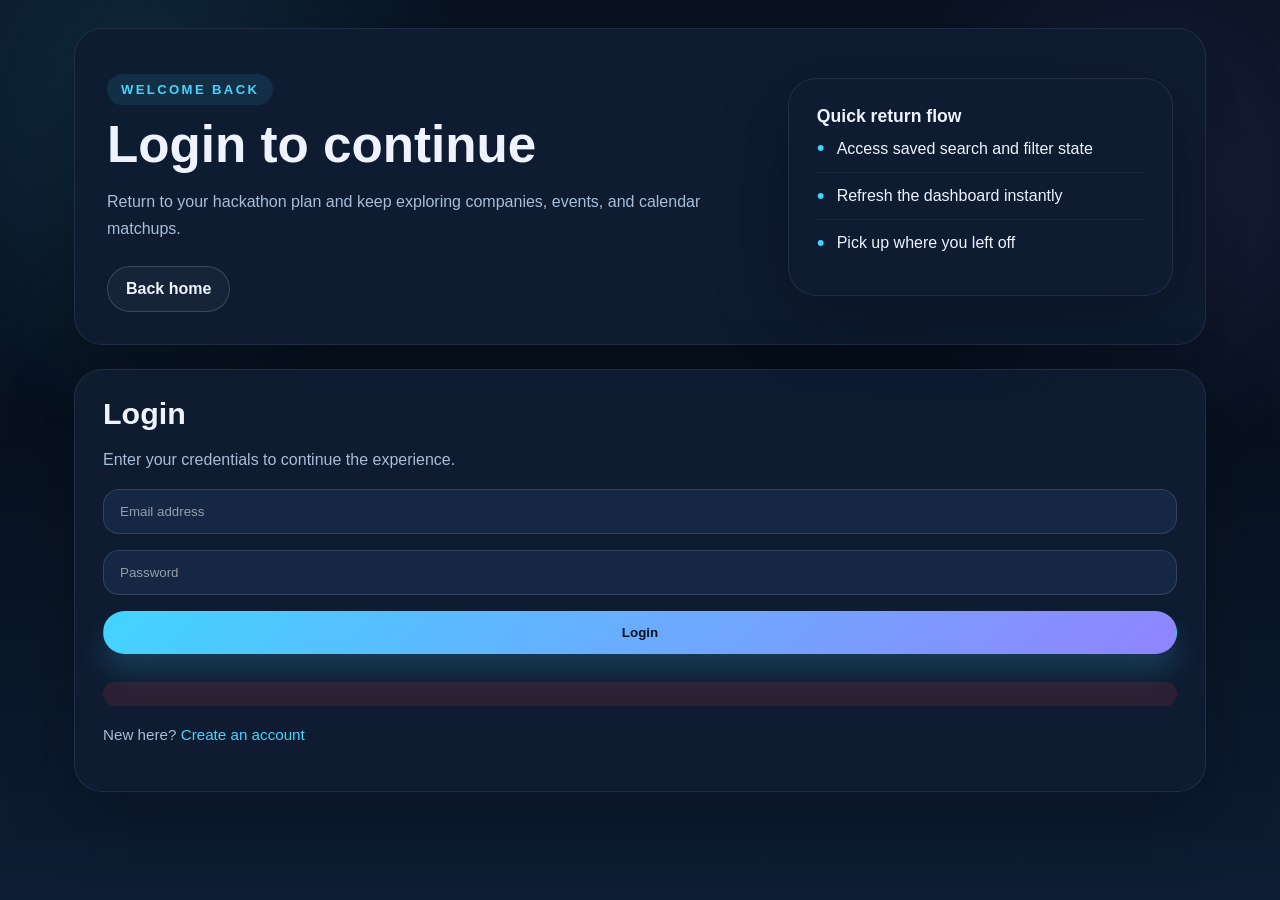
<file: templates/login.html>
<!DOCTYPE html>
<html lang="en">
  <head>
    <meta charset="UTF-8" />
    <meta name="viewport" content="width=device-width, initial-scale=1.0" />
    <title>Login | Hackathon Tracker</title>
    <link rel="stylesheet" href="/static/styles.css" />
  </head>
  <body>
    <div class="page-shell auth-page">
      <div class="hero">
        <div>
          <p class="eyebrow">Welcome back</p>
          <h1>Login to continue</h1>
          <p class="hero-text">Return to your hackathon plan and keep exploring companies, events, and calendar matchups.</p>
          <div class="hero-actions">
            <a class="btn secondary" href="/">Back home</a>
          </div>
        </div>
        <div class="hero-card">
          <h3>Quick return flow</h3>
          <ul>
            <li>Access saved search and filter state</li>
            <li>Refresh the dashboard instantly</li>
            <li>Pick up where you left off</li>
          </ul>
        </div>
      </div>
      <div class="panel form-panel" style="margin-top: 24px;">
        <h2>Login</h2>
        <p>Enter your credentials to continue the experience.</p>
        <form id="loginForm" class="auth-form">
          <input id="loginEmail" type="email" placeholder="Email address" required />
          <input id="loginPassword" type="password" placeholder="Password" required />
          <button class="btn primary" type="submit">Login</button>
          <div id="loginError" class="auth-error" aria-live="polite"></div>
        </form>
        <p class="switch-link">New here? <a href="/signup">Create an account</a></p>
      </div>
    </div>
    <script src="/static/auth.js"></script>
  </body>
</html>
</file>
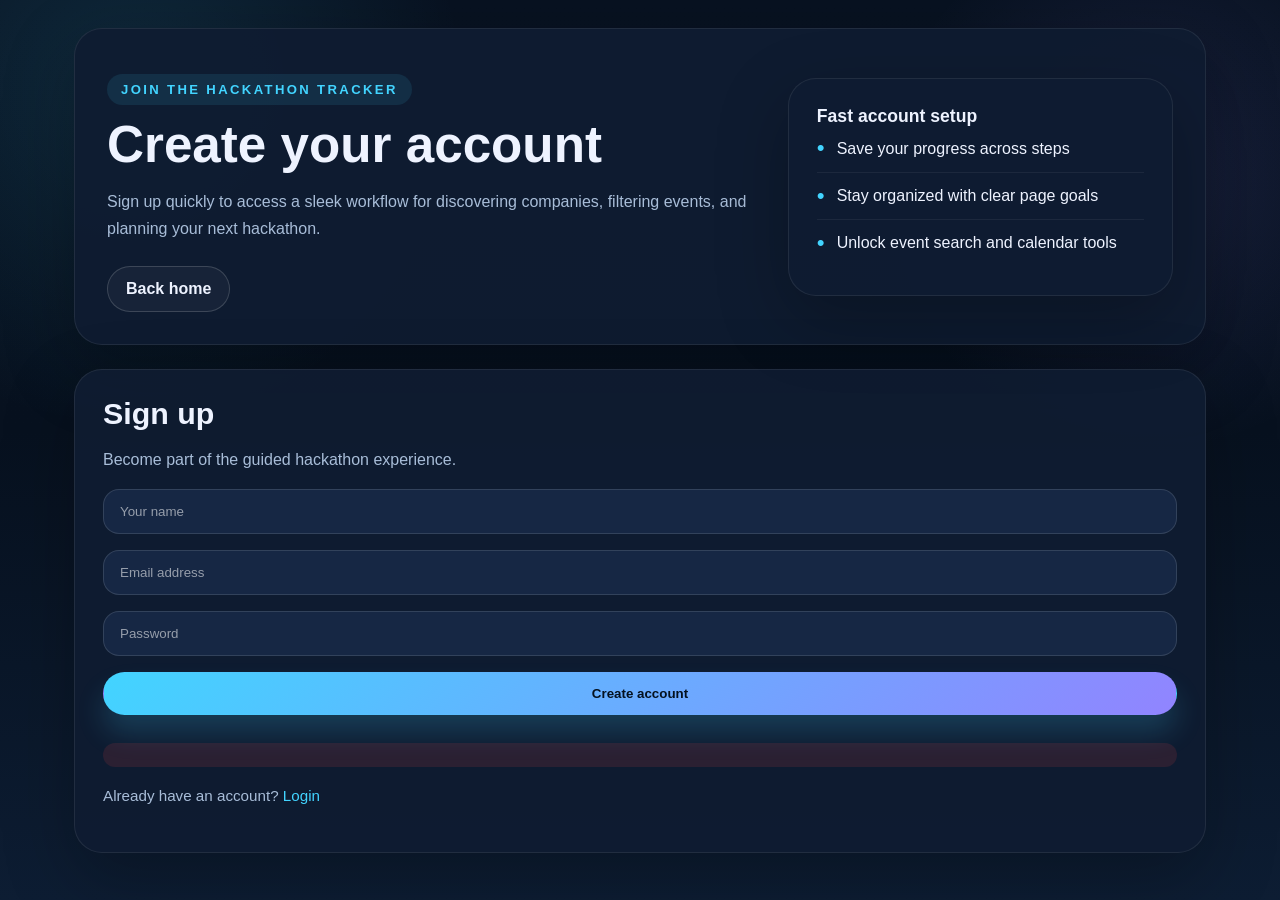
<file: templates/signup.html>
<!DOCTYPE html>
<html lang="en">
  <head>
    <meta charset="UTF-8" />
    <meta name="viewport" content="width=device-width, initial-scale=1.0" />
    <title>Sign Up | Hackathon Tracker</title>
    <link rel="stylesheet" href="/static/styles.css" />
  </head>
  <body>
    <div class="page-shell auth-page">
      <div class="hero">
        <div>
          <p class="eyebrow">Join the hackathon tracker</p>
          <h1>Create your account</h1>
          <p class="hero-text">Sign up quickly to access a sleek workflow for discovering companies, filtering events, and planning your next hackathon.</p>
          <div class="hero-actions">
            <a class="btn secondary" href="/">Back home</a>
          </div>
        </div>
        <div class="hero-card">
          <h3>Fast account setup</h3>
          <ul>
            <li>Save your progress across steps</li>
            <li>Stay organized with clear page goals</li>
            <li>Unlock event search and calendar tools</li>
          </ul>
        </div>
      </div>
      <div class="panel form-panel" style="margin-top: 24px;">
        <h2>Sign up</h2>
        <p>Become part of the guided hackathon experience.</p>
        <form id="signupForm" class="auth-form">
          <input id="signupName" type="text" placeholder="Your name" required />
          <input id="signupEmail" type="email" placeholder="Email address" required />
          <input id="signupPassword" type="password" placeholder="Password" required />
          <button class="btn primary" type="submit">Create account</button>
          <div id="signupError" class="auth-error"></div>
        </form>
        <p class="switch-link">Already have an account? <a href="/login">Login</a></p>
      </div>
    </div>
    <script src="/static/auth.js"></script>
  </body>
</html>
</file>
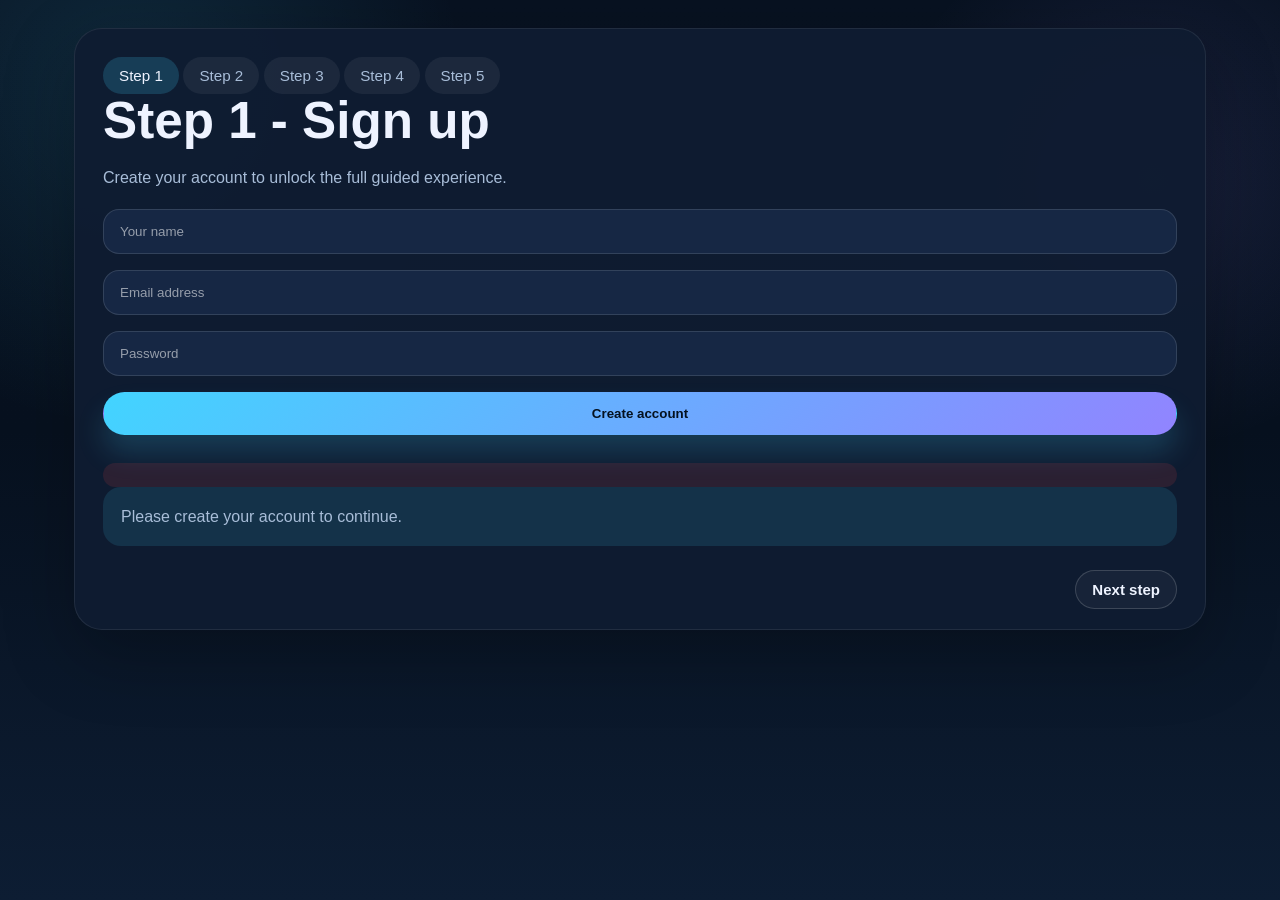
<file: templates/step1.html>
<!DOCTYPE html>
<html lang="en">
  <head>
    <meta charset="UTF-8" />
    <meta name="viewport" content="width=device-width, initial-scale=1.0" />
    <title>Step 1 - Sign Up</title>
    <link rel="stylesheet" href="/static/styles.css" />
  </head>
  <body>
    <div class="page-shell">
      <div class="step-panel" style="padding-bottom: 20px;">
        <div class="steps-bar">
          <span class="step-pill active">Step 1</span>
          <span class="step-pill">Step 2</span>
          <span class="step-pill">Step 3</span>
          <span class="step-pill">Step 4</span>
          <span class="step-pill">Step 5</span>
        </div>
        <div class="section-heading">
          <h1>Step 1 - Sign up</h1>
          <p>Create your account to unlock the full guided experience.</p>
        </div>
        <form id="signupForm" class="auth-form">
          <input id="signupName" type="text" placeholder="Your name" required />
          <input id="signupEmail" type="email" placeholder="Email address" required />
          <input id="signupPassword" type="password" placeholder="Password" required />
          <button class="btn primary" type="submit">Create account</button>
          <div id="signupError" class="auth-error"></div>
        </form>
        <div id="authMessage" class="auth-message">Please create your account to continue.</div>
        <div class="nav-links">
          <a class="btn secondary small" href="/step2">Next step</a>
        </div>
      </div>
    </div>
    <script src="/static/auth.js"></script>
  </body>
</html>
</file>
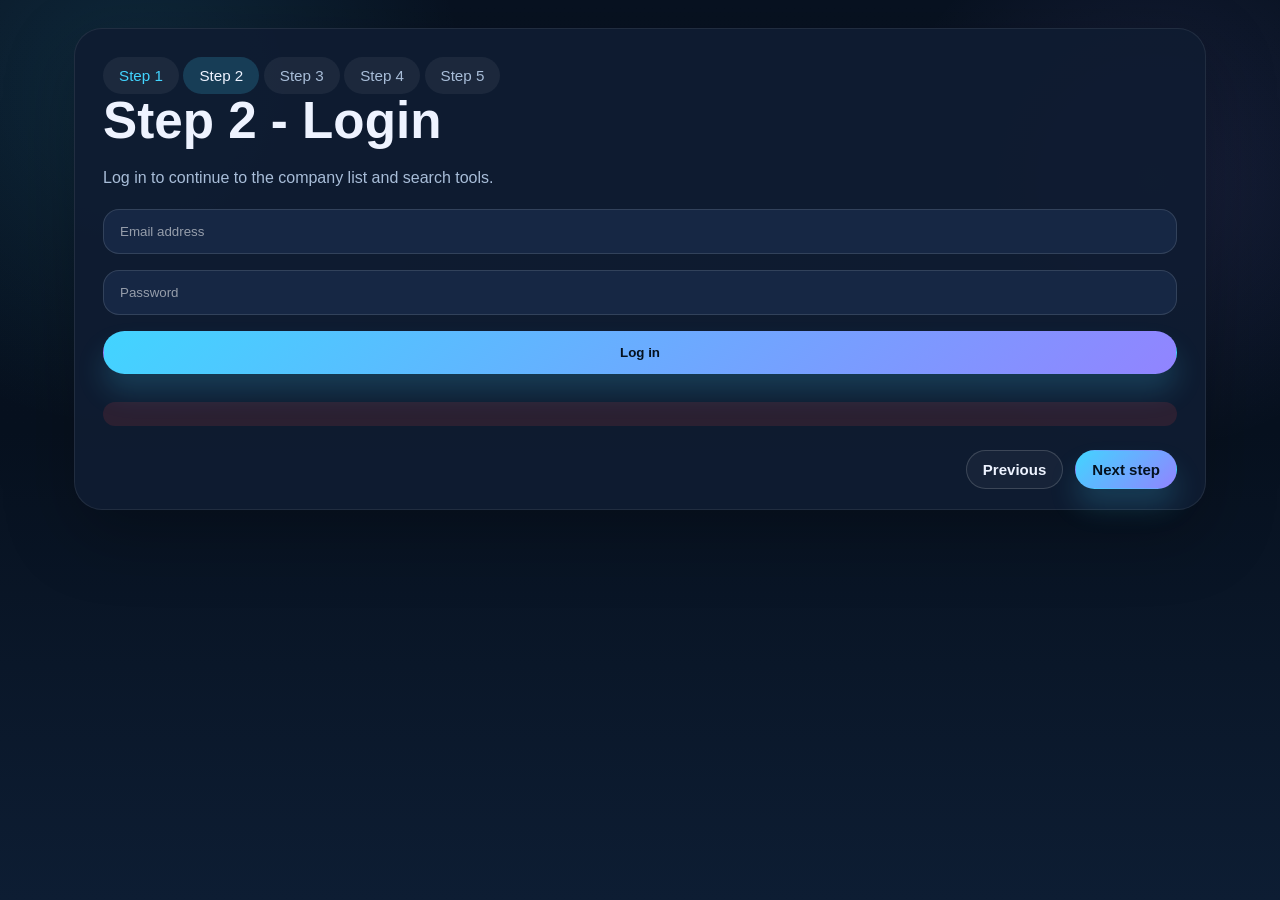
<file: templates/step2.html>
<!DOCTYPE html>
<html lang="en">
  <head>
    <meta charset="UTF-8" />
    <meta name="viewport" content="width=device-width, initial-scale=1.0" />
    <title>Step 2 - Login</title>
    <link rel="stylesheet" href="/static/styles.css" />
  </head>
  <body>
    <div class="page-shell">
      <div class="step-panel" style="padding-bottom: 20px;">
        <div class="steps-bar">
          <span class="step-pill done">Step 1</span>
          <span class="step-pill active">Step 2</span>
          <span class="step-pill">Step 3</span>
          <span class="step-pill">Step 4</span>
          <span class="step-pill">Step 5</span>
        </div>
        <div class="section-heading">
          <h1>Step 2 - Login</h1>
          <p>Log in to continue to the company list and search tools.</p>
        </div>
        <form id="loginForm" class="auth-form">
          <input id="loginEmail" type="email" placeholder="Email address" required />
          <input id="loginPassword" type="password" placeholder="Password" required />
          <button class="btn primary" type="submit">Log in</button>
          <div id="loginError" class="auth-error"></div>
        </form>
        <div class="nav-links">
          <a class="btn secondary small" href="/step1">Previous</a>
          <a class="btn primary small" href="/step3">Next step</a>
        </div>
      </div>
    </div>
    <script src="/static/auth.js"></script>
  </body>
</html>
</file>
<file: static/styles.css>
:root {
  color-scheme: dark;
  --bg: #06111f;
  --bg-soft: #0f1e33;
  --panel: rgba(15, 28, 49, 0.94);
  --panel-2: rgba(18, 37, 65, 0.92);
  --text: #eef3ff;
  --muted: #a8bdd8;
  --accent: #42d4ff;
  --accent-2: #9184ff;
  --border: rgba(255, 255, 255, 0.08);
  --shadow: 0 24px 70px rgba(0, 0, 0, 0.25);
}

* {
  box-sizing: border-box;
}

html, body {
  min-height: 100%;
}

body {
  margin: 0;
  font-family: "Inter", "Segoe UI", Tahoma, Geneva, Verdana, sans-serif;
  color: var(--text);
  background: radial-gradient(circle at 10% 10%, rgba(66, 212, 255, 0.12), transparent 24%),
    radial-gradient(circle at 90% 20%, rgba(145, 132, 255, 0.12), transparent 20%),
    linear-gradient(180deg, #081221 0%, #07111f 48%, #0d1d33 100%);
}

.page-shell {
  max-width: 1180px;
  margin: 0 auto;
  padding: 28px 24px 36px;
}

.hero, .panel, .hero-card, .form-panel, .card, .step-panel {
  background: var(--panel);
  border: 1px solid var(--border);
  border-radius: 28px;
  box-shadow: var(--shadow);
}

.hero {
  display: grid;
  grid-template-columns: minmax(0, 1.7fr) minmax(280px, 1fr);
  gap: 26px;
  align-items: center;
  padding: 32px;
}

.eyebrow {
  display: inline-flex;
  align-items: center;
  gap: 10px;
  padding: 8px 14px;
  border-radius: 999px;
  background: rgba(66, 212, 255, 0.1);
  color: var(--accent);
  font-size: 0.82rem;
  font-weight: 700;
  letter-spacing: 0.18em;
  text-transform: uppercase;
}

h1, h2, h3 {
  margin: 0;
  line-height: 1.05;
}

h1 {
  font-size: clamp(2.4rem, 4vw, 3.5rem);
}

h2 {
  font-size: 1.9rem;
}

h3 {
  font-size: 1.1rem;
}

.hero-text, .section-heading p, .card p, .panel li, .panel p, .form-panel p, .auth-message {
  color: var(--muted);
  line-height: 1.7;
}

.hero-actions, .nav-links, .button-group {
  display: flex;
  flex-wrap: wrap;
  gap: 14px;
  margin-top: 24px;
}

.btn {
  display: inline-flex;
  align-items: center;
  justify-content: center;
  text-decoration: none;
  padding: 13px 18px;
  border-radius: 999px;
  font-weight: 700;
  border: 1px solid transparent;
  transition: transform 0.18s ease, box-shadow 0.18s ease, background 0.18s ease;
  cursor: pointer;
}

.btn:hover {
  transform: translateY(-1px);
}

.btn.primary {
  background: linear-gradient(135deg, var(--accent), var(--accent-2));
  color: #04111f;
  box-shadow: 0 18px 28px rgba(66, 212, 255, 0.18);
}

.btn.secondary {
  background: rgba(255, 255, 255, 0.04);
  color: var(--text);
  border-color: rgba(255, 255, 255, 0.16);
}

.btn.small {
  padding: 10px 16px;
  font-size: 0.94rem;
}

.hero-card, .panel, .form-panel, .card, .step-panel {
  padding: 28px;
}

.hero-card ul, .hero-card li {
  margin: 0;
  padding: 0;
  list-style: none;
}

.hero-card li {
  display: flex;
  align-items: center;
  gap: 12px;
  padding: 12px 0;
  border-bottom: 1px solid rgba(255, 255, 255, 0.06);
}

.hero-card li:last-child {
  border-bottom: none;
}

.hero-card li::before {
  content: "•";
  color: var(--accent);
  font-size: 1.4rem;
  line-height: 1;
}

.section {
  margin-top: 32px;
}

.section-heading {
  margin-bottom: 18px;
}

.section-heading h1,
.section-heading h2 {
  margin-bottom: 12px;
}

.feature-grid {
  display: grid;
  gap: 16px;
  grid-template-columns: repeat(auto-fit, minmax(220px, 1fr));
}

.feature-card {
  padding: 22px;
  border-radius: 22px;
  background: rgba(255, 255, 255, 0.04);
  border: 1px solid rgba(255, 255, 255, 0.06);
}

.feature-card h3 {
  margin-bottom: 10px;
}

.auth-grid, .card-grid, .calendar-grid {
  display: grid;
  gap: 18px;
  grid-template-columns: repeat(auto-fit, minmax(260px, 1fr));
}

.auth-form {
  display: grid;
  gap: 16px;
}

.toolbar {
  display: flex;
  flex-wrap: wrap;
  gap: 14px;
  justify-content: space-between;
  margin-bottom: 18px;
}

.toolbar input, .toolbar select, form input, form textarea {
  width: 100%;
  min-width: 220px;
  border: 1px solid rgba(255, 255, 255, 0.12);
  border-radius: 16px;
  padding: 14px 16px;
  background: rgba(24, 42, 72, 0.9);
  color: var(--text);
}

form input::placeholder,
form textarea::placeholder {
  color: rgba(255, 255, 255, 0.55);
}

.card {
  display: flex;
  flex-direction: column;
  gap: 16px;
}

.card p, .card .meta, .panel li, .panel p {
  color: var(--muted);
}

.card .meta {
  display: flex;
  flex-wrap: wrap;
  gap: 10px;
  align-items: center;
}

.card .tag {
  background: rgba(145, 132, 255, 0.16);
  color: #dee1ff;
  border-radius: 999px;
  padding: 6px 12px;
  font-size: 0.82rem;
  font-weight: 700;
}

.notification-panel {
  background: rgba(255, 255, 255, 0.05);
  border: 1px solid rgba(255, 255, 255, 0.08);
  border-radius: 24px;
  padding: 22px;
  margin-bottom: 18px;
}

.notification-header {
  display: flex;
  justify-content: space-between;
  align-items: center;
  gap: 16px;
  margin-bottom: 18px;
}

.notification-header h2 {
  margin: 0;
  font-size: 1.15rem;
}

.notification-header p {
  margin: 8px 0 0;
  color: var(--muted);
}

.notification-list {
  display: grid;
  gap: 12px;
}

.notification-item {
  display: flex;
  justify-content: space-between;
  align-items: center;
  padding: 14px 16px;
  border-radius: 18px;
  background: rgba(66, 212, 255, 0.06);
  color: var(--text);
}

.notification-item strong {
  font-weight: 700;
}

.event-list {
  display: grid;
  gap: 14px;
  margin-top: 12px;
}

.event-row {
  display: grid;
  gap: 12px;
  grid-template-columns: 1.8fr 1fr 1fr 1fr 1fr;
  align-items: center;
  padding: 12px 0;
  border-bottom: 1px solid rgba(255, 255, 255, 0.08);
}

.event-row:last-child {
  border-bottom: none;
}

.event-name {
  font-weight: 700;
  color: var(--text);
}

.event-details {
  color: var(--muted);
  font-size: 0.95rem;
}

.calendar-day {
  background: rgba(255, 255, 255, 0.03);
  border: 1px solid rgba(255, 255, 255, 0.08);
  border-radius: 28px;
  padding: 18px;
}

.calendar-day-header {
  display: flex;
  justify-content: space-between;
  align-items: center;
  gap: 16px;
  margin-bottom: 16px;
}

.calendar-day-header h3 {
  margin: 0;
  font-size: 1.2rem;
}

.calendar-day-cards {
  display: grid;
  gap: 14px;
}

.calendar-card {
  padding: 18px;
}

.panel ul {
  list-style: none;
  padding-left: 0;
  margin: 0;
}

.panel li {
  margin-bottom: 12px;
}

.auth-message {
  padding: 16px 18px;
  border-radius: 18px;
  background: rgba(66, 212, 255, 0.12);
}

.auth-error {
  margin-top: 12px;
  padding: 12px 14px;
  border-radius: 16px;
  background: rgba(255, 70, 70, 0.12);
  color: #ffb3b3;
  font-weight: 600;
}

.step-pill {
  display: inline-flex;
  align-items: center;
  gap: 8px;
  padding: 10px 16px;
  border-radius: 999px;
  background: rgba(255, 255, 255, 0.06);
  color: var(--muted);
  font-size: 0.95rem;
}

.step-pill.active {
  background: rgba(66, 212, 255, 0.18);
  color: var(--text);
}

.step-pill.done {
  color: var(--accent);
}

.locked {
  border-style: dashed;
}

.nav-links {
  justify-content: flex-end;
  gap: 12px;
}

.switch-link {
  color: var(--muted);
  font-size: 0.95rem;
}

.switch-link a {
  color: var(--accent);
  text-decoration: none;
}

.switch-link a:hover {
  text-decoration: underline;
}

@media (max-width: 960px) {
  .hero {
    grid-template-columns: 1fr;
  }
  .nav-links {
    justify-content: center;
  }
}

@media (max-width: 640px) {
  .hero {
    padding: 24px 18px;
  }
  .hero-card, .panel, .form-panel, .card {
    padding: 22px;
  }
}
</file>
